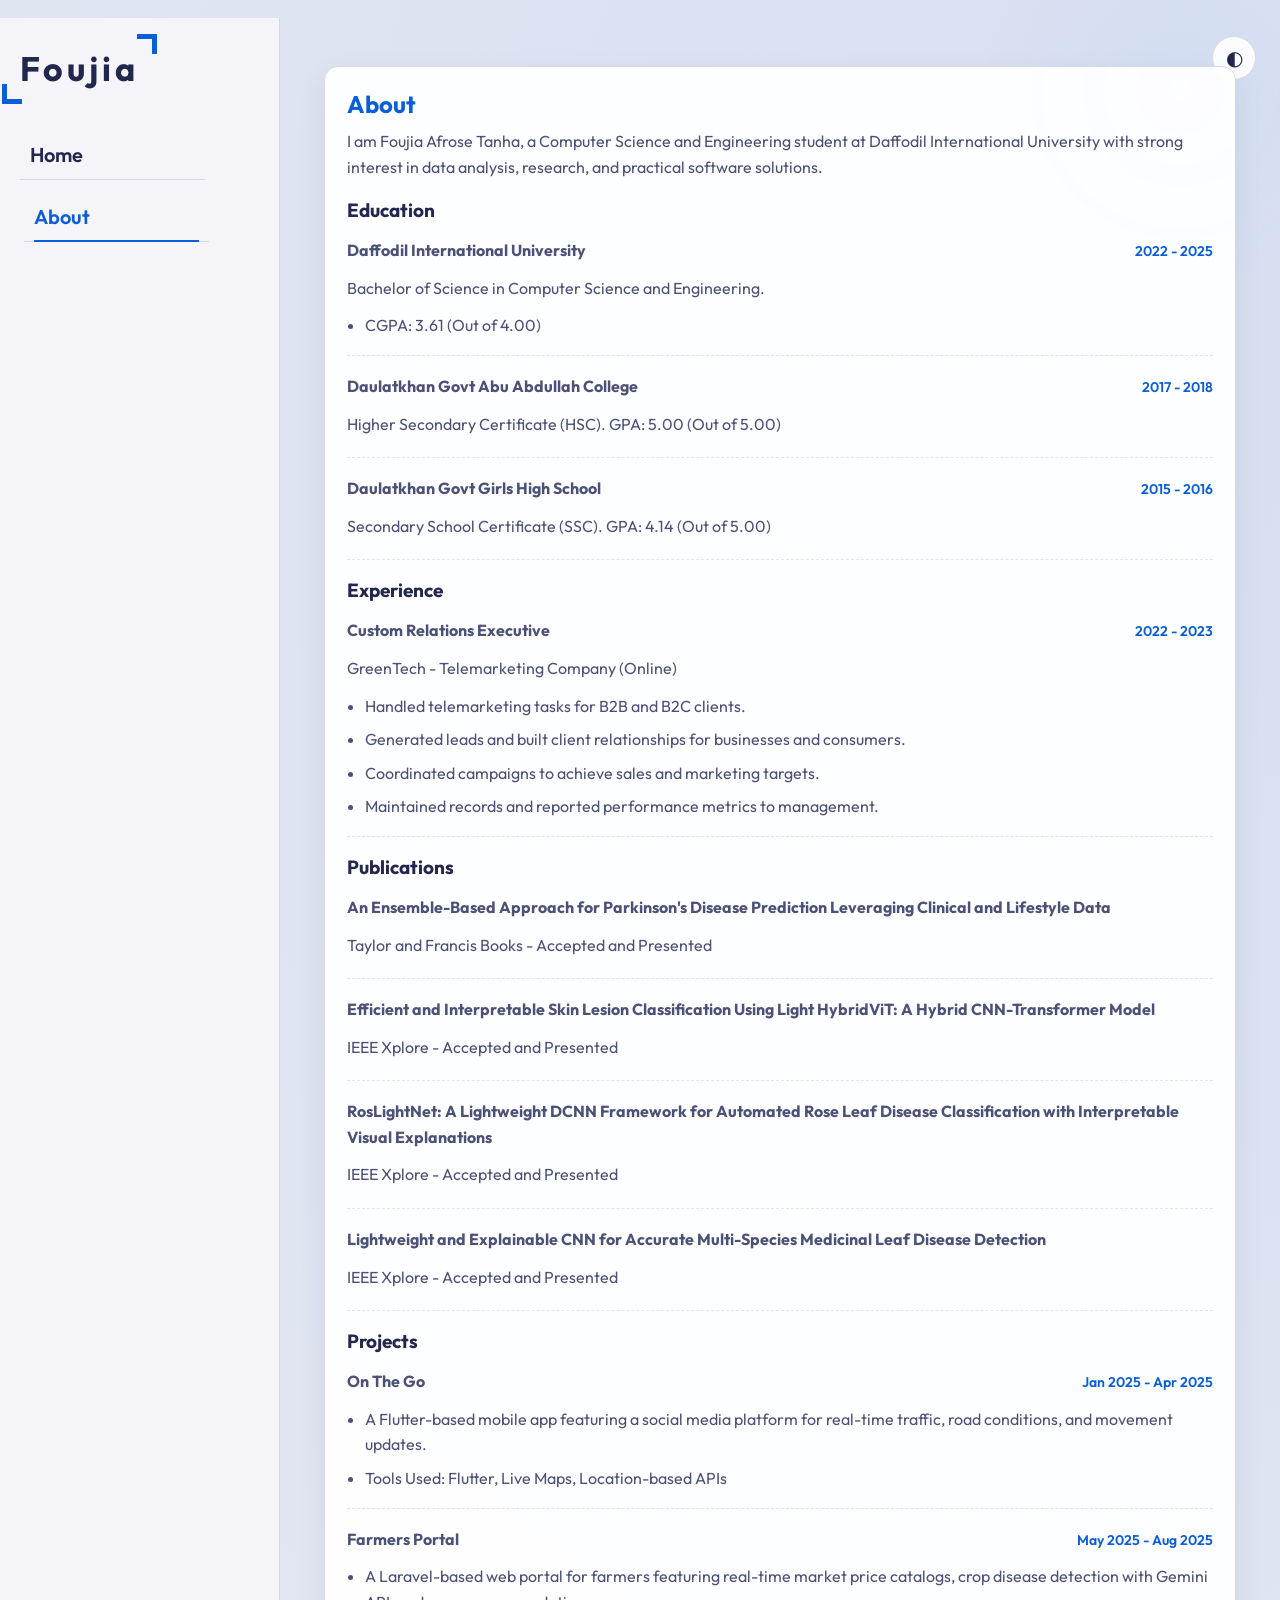
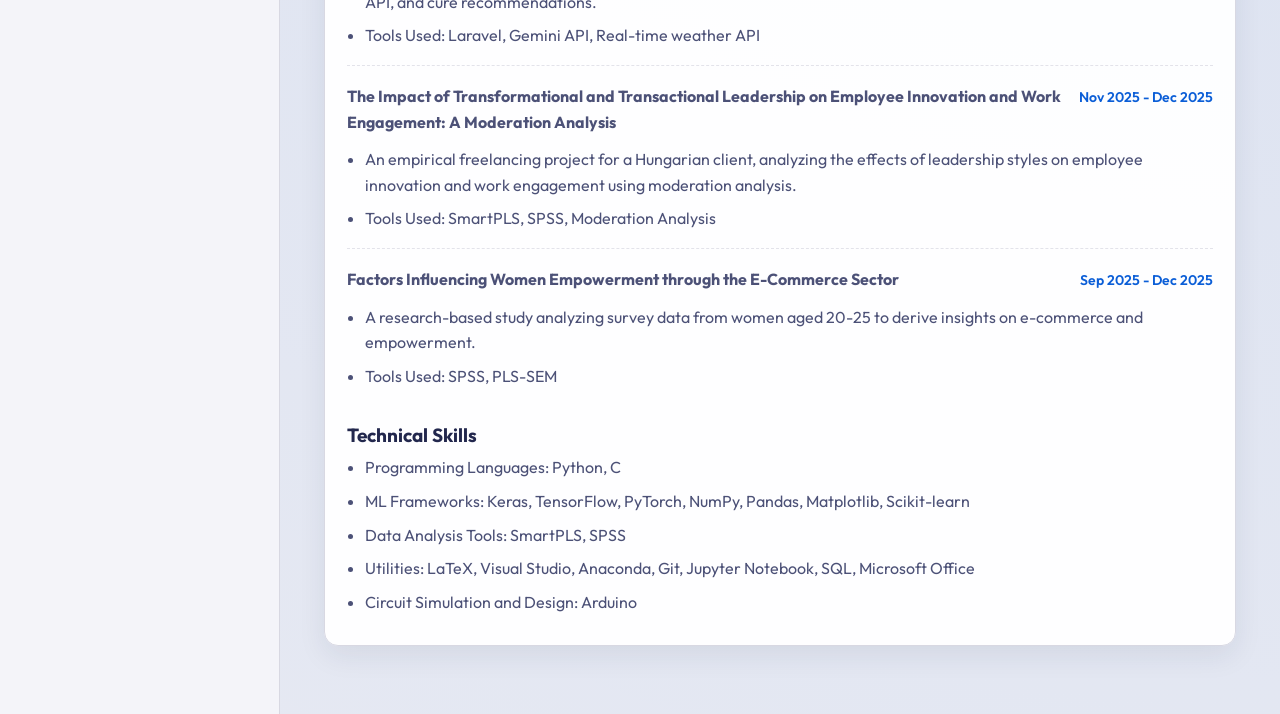
<file: portfolio/about.html>
<!doctype html>
<html lang="en">
<head>
  <meta charset="utf-8">
  <meta name="viewport" content="width=device-width, initial-scale=1">
  <title>About - Foujia Afrose Tanha</title>
  <link rel="preconnect" href="https://fonts.googleapis.com">
  <link rel="preconnect" href="https://fonts.gstatic.com" crossorigin>
  <link href="https://fonts.googleapis.com/css2?family=Outfit:wght@300;400;500;600;700;800&family=Pacifico&display=swap" rel="stylesheet">
  <link rel="stylesheet" href="style.css">
</head>
<body>
  <div class="page-shell" id="about-page">
    <aside class="sidebar reveal">
      <a class="brand" href="index.html#home" aria-label="Home">
        <span class="brand-corner brand-corner-a" aria-hidden="true"></span>
        <span class="brand-text">Foujia</span>
        <span class="brand-corner brand-corner-b" aria-hidden="true"></span>
      </a>

      <nav class="menu" aria-label="Main menu">
        <a class="menu-item" href="index.html#home">Home</a>
        <a class="menu-item active" href="about.html">About</a>
      </nav>
    </aside>

    <main class="hero-area">
      <div class="float-actions reveal delay-1">
        <button class="circle-btn" id="themeToggle" aria-label="Toggle theme">◐</button>
      </div>

      <section class="details-wrap" id="about">
        <div class="details-grid reveal delay-1">
          <article class="info-card info-card-wide">
            <h2>About</h2>
            <p>
              I am Foujia Afrose Tanha, a Computer Science and Engineering student at Daffodil International University
              with strong interest in data analysis, research, and practical software solutions.
            </p>

            <h3>Education</h3>
            <div class="entry">
              <p class="entry-head"><strong>Daffodil International University</strong> <span>2022 - 2025</span></p>
              <p>Bachelor of Science in Computer Science and Engineering.</p>
              <ul>
                <li>CGPA: 3.61 (Out of 4.00)</li>
              </ul>
            </div>

            <div class="entry">
              <p class="entry-head"><strong>Daulatkhan Govt Abu Abdullah College</strong> <span>2017 - 2018</span></p>
              <p>Higher Secondary Certificate (HSC). GPA: 5.00 (Out of 5.00)</p>
            </div>

            <div class="entry">
              <p class="entry-head"><strong>Daulatkhan Govt Girls High School</strong> <span>2015 - 2016</span></p>
              <p>Secondary School Certificate (SSC). GPA: 4.14 (Out of 5.00)</p>
            </div>

            <h3>Experience</h3>
            <div class="entry">
              <p class="entry-head"><strong>Custom Relations Executive</strong> <span>2022 - 2023</span></p>
              <p>GreenTech - Telemarketing Company (Online)</p>
              <ul>
                <li>Handled telemarketing tasks for B2B and B2C clients.</li>
                <li>Generated leads and built client relationships for businesses and consumers.</li>
                <li>Coordinated campaigns to achieve sales and marketing targets.</li>
                <li>Maintained records and reported performance metrics to management.</li>
              </ul>
            </div>

            <h3>Publications</h3>
            <div class="entry">
              <p><strong>An Ensemble-Based Approach for Parkinson's Disease Prediction Leveraging Clinical and Lifestyle Data</strong></p>
              <p>Taylor and Francis Books - Accepted and Presented</p>
            </div>
            <div class="entry">
              <p><strong>Efficient and Interpretable Skin Lesion Classification Using Light HybridViT: A Hybrid CNN-Transformer Model</strong></p>
              <p>IEEE Xplore - Accepted and Presented</p>
            </div>
            <div class="entry">
              <p><strong>RosLightNet: A Lightweight DCNN Framework for Automated Rose Leaf Disease Classification with Interpretable Visual Explanations</strong></p>
              <p>IEEE Xplore - Accepted and Presented</p>
            </div>
            <div class="entry">
              <p><strong>Lightweight and Explainable CNN for Accurate Multi-Species Medicinal Leaf Disease Detection</strong></p>
              <p>IEEE Xplore - Accepted and Presented</p>
            </div>

            <h3>Projects</h3>
            <div class="entry">
              <p class="entry-head"><strong>On The Go</strong> <span>Jan 2025 - Apr 2025</span></p>
              <ul>
                <li>A Flutter-based mobile app featuring a social media platform for real-time traffic, road conditions, and movement updates.</li>
                <li>Tools Used: Flutter, Live Maps, Location-based APIs</li>
              </ul>
            </div>

            <div class="entry">
              <p class="entry-head"><strong>Farmers Portal</strong> <span>May 2025 - Aug 2025</span></p>
              <ul>
                <li>A Laravel-based web portal for farmers featuring real-time market price catalogs, crop disease detection with Gemini API, and cure recommendations.</li>
                <li>Tools Used: Laravel, Gemini API, Real-time weather API</li>
              </ul>
            </div>

            <div class="entry">
              <p class="entry-head"><strong>The Impact of Transformational and Transactional Leadership on Employee Innovation and Work Engagement: A Moderation Analysis</strong> <span>Nov 2025 - Dec 2025</span></p>
              <ul>
                <li>An empirical freelancing project for a Hungarian client, analyzing the effects of leadership styles on employee innovation and work engagement using moderation analysis.</li>
                <li>Tools Used: SmartPLS, SPSS, Moderation Analysis</li>
              </ul>
            </div>

            <div class="entry">
              <p class="entry-head"><strong>Factors Influencing Women Empowerment through the E-Commerce Sector</strong> <span>Sep 2025 - Dec 2025</span></p>
              <ul>
                <li>A research-based study analyzing survey data from women aged 20-25 to derive insights on e-commerce and empowerment.</li>
                <li>Tools Used: SPSS, PLS-SEM</li>
              </ul>
            </div>

            <h3>Technical Skills</h3>
            <ul>
              <li>Programming Languages: Python, C</li>
              <li>ML Frameworks: Keras, TensorFlow, PyTorch, NumPy, Pandas, Matplotlib, Scikit-learn</li>
              <li>Data Analysis Tools: SmartPLS, SPSS</li>
              <li>Utilities: LaTeX, Visual Studio, Anaconda, Git, Jupyter Notebook, SQL, Microsoft Office</li>
              <li>Circuit Simulation and Design: Arduino</li>
            </ul>
          </article>
        </div>
      </section>
    </main>
  </div>

  <script>
    (function () {
      const themeToggle = document.getElementById("themeToggle");
      const root = document.documentElement;

      themeToggle.addEventListener("click", function () {
        const isLight = root.getAttribute("data-theme") === "light";
        root.setAttribute("data-theme", isLight ? "dark" : "light");
      });
    })();
  </script>
</body>
</html>
</file>
<file: portfolio/style.css>
:root {
	--parallax-shift: 0px;
	--bg: #ebecf3;
	--bg-glow: radial-gradient(circle at 75% 12%, rgba(11, 94, 215, 0.09), rgba(11, 94, 215, 0));
	--panel: #f2f2f8;
	--line: #d8d8e2;
	--text: #22274d;
	--muted: #4c5177;
	--accent: #0b5ed7;
	--paper: #ffffff;
	--shadow: 0 18px 42px rgba(28, 35, 76, 0.14);
}

:root[data-theme="dark"] {
	--bg: #181b2a;
	--bg-glow: radial-gradient(circle at 80% 8%, rgba(79, 142, 255, 0.22), rgba(79, 142, 255, 0));
	--panel: #22273a;
	--line: #323954;
	--text: #f1f3ff;
	--muted: #c3c7dd;
	--paper: #11172a;
	--shadow: 0 18px 42px rgba(2, 6, 23, 0.4);
}

* {
	box-sizing: border-box;
}

html,
body {
	margin: 0;
	min-height: 100%;
}

body {
	font-family: "Outfit", "Segoe UI", sans-serif;
	color: var(--text);
	background: var(--bg-glow), var(--bg);
	background-size: 140% 140%, auto;
	animation: pageLoad 0.8s ease both, gradientFlow 14s ease-in-out infinite;
}

.page-shell {
	display: grid;
	grid-template-columns: 280px 1fr;
	min-height: 100vh;
	overflow-x: hidden;
}

.sidebar {
	border-right: 1px solid var(--line);
	background: color-mix(in oklab, var(--panel), white 15%);
	padding: 44px 24px;
	display: flex;
	flex-direction: column;
	justify-content: flex-start;
	gap: 34px;
}

.brand {
	position: relative;
	width: fit-content;
	text-decoration: none;
}

.brand-text {
	color: var(--text);
	letter-spacing: 0.12em;
	font-size: clamp(32px, 3.2vw, 42px);
	font-weight: 700;
	line-height: 1;
	animation: bounceIn 0.75s cubic-bezier(0.2, 0.8, 0.2, 1);
}

.brand-corner {
	position: absolute;
	width: 20px;
	height: 20px;
	border: 0 solid var(--accent);
}

.brand-corner-a {
	left: -18px;
	bottom: -18px;
	border-left-width: 5px;
	border-bottom-width: 5px;
}

.brand-corner-b {
	right: -18px;
	top: -18px;
	border-right-width: 5px;
	border-top-width: 5px;
}

.menu {
	margin-top: 10px;
	display: grid;
	gap: 12px;
	max-width: 185px;
}

.menu-item {
	position: relative;
	padding: 12px 10px;
	text-decoration: none;
	color: var(--text);
	font-size: clamp(20px, 1.5vw, 25px);
	font-weight: 600;
	border-bottom: 1px solid var(--line);
	transition: color 0.25s ease, transform 0.25s ease;
}

.menu-item::after {
	content: "";
	position: absolute;
	left: 10px;
	right: 10px;
	bottom: -1px;
	height: 2px;
	background: var(--accent);
	transform: scaleX(0);
	transform-origin: left;
	transition: transform 0.25s ease;
}

.menu-item:hover,
.menu-item.active {
	color: var(--accent);
	transform: translateX(4px);
}

.menu-item:hover::after,
.menu-item.active::after {
	transform: scaleX(1);
}

.hero-area {
	position: relative;
	padding: 34px 52px;
	display: block;
	overflow: hidden;
}

.hero-area::before {
	content: "";
	position: absolute;
	width: 420px;
	height: 420px;
	right: -110px;
	top: -120px;
	border-radius: 50%;
	background: radial-gradient(circle, color-mix(in oklab, var(--accent), white 72%), transparent 68%);
	filter: blur(4px);
	opacity: 0.24;
	transform: translateY(calc(var(--parallax-shift) * 0.45));
	pointer-events: none;
}

.home-view .hero-content {
	min-height: calc(100vh - 120px);
	align-content: center;
}

.content-view {
	display: none;
	opacity: 0;
	transition: opacity 0.35s ease;
}

.content-view.active {
	display: block;
	opacity: 1;
	animation: viewFade 0.5s ease;
}

.content-view.publications-view.active {
	animation: slideInLeftWhole 0.62s ease both;
}

.about-view {
	padding-top: 6px;
}

.float-actions {
	position: absolute;
	top: 18px;
	right: 24px;
}

.circle-btn {
	width: 44px;
	height: 44px;
	border-radius: 999px;
	border: 1px solid var(--line);
	background: color-mix(in oklab, var(--paper), transparent 8%);
	color: var(--text);
	font-size: 20px;
	cursor: pointer;
	animation: floating 3.4s ease-in-out infinite;
	transition: transform 0.25s ease, box-shadow 0.25s ease;
}

.circle-btn:hover {
	transform: translateY(-3px);
	box-shadow: 0 10px 22px rgba(11, 94, 215, 0.22);
}

.hero-content {
	width: 100%;
	display: grid;
	grid-template-columns: minmax(0, 1fr) 360px;
	gap: 40px;
	align-items: center;
}

.intro {
	margin: 0;
	font-size: clamp(30px, 3vw, 44px);
	font-weight: 700;
}

.script-name {
	font-family: "Pacifico", cursive;
	color: var(--accent);
	font-weight: 400;
	font-size: 0.96em;
}

.title {
	margin: 14px 0 14px;
	font-size: clamp(34px, 3.3vw, 50px);
	line-height: 1.07;
}

.typing {
	color: var(--accent);
	text-shadow: 0 0 0 rgba(11, 94, 215, 0.2);
	animation: textGlow 2.8s ease-in-out infinite;
}

.cursor {
	animation: blink 1s steps(1, end) infinite;
}

.description {
	margin: 0;
	max-width: 860px;
	font-size: clamp(18px, 1.45vw, 24px);
	line-height: 1.56;
	color: var(--muted);
}

.cta {
	display: inline-block;
	margin-top: 28px;
	background: var(--accent);
	color: #fff;
	padding: 14px 30px;
	font-size: clamp(18px, 1.2vw, 24px);
	font-weight: 700;
	border-radius: 100px;
	text-decoration: none;
	transition: transform 0.2s ease, box-shadow 0.2s ease, opacity 0.2s ease;
	animation: pulse 2.6s ease-in-out infinite;
}

.cta:hover {
	transform: translateY(-2px);
	box-shadow: 0 12px 24px rgba(11, 94, 215, 0.28);
}

.hero-photo {
	position: relative;
	justify-self: center;
}

.photo-card {
	width: min(100%, 330px);
	height: 430px;
	border-radius: 10px;
	background: linear-gradient(165deg, #0c1a44, #0a0f22);
	padding: 14px;
	box-shadow: var(--shadow);
	display: grid;
	place-items: center;
	overflow: hidden;
	animation: zoomIn 0.72s ease;
	transform-style: preserve-3d;
	transition: transform 0.3s ease, box-shadow 0.3s ease;
}

.photo-card:hover {
	transform: perspective(900px) rotateX(4deg) rotateY(-5deg) scale(1.02);
	box-shadow: 0 24px 40px rgba(15, 23, 42, 0.2);
}

.photo-card img {
	width: 100%;
	height: 100%;
	object-fit: cover;
	border-radius: 8px;
	transition: transform 0.3s ease;
}

.photo-card:hover img {
	transform: scale(1.05);
}

.photo-card.fallback {
	background: linear-gradient(165deg, #1f2e5f, #090d20);
}

.fallback-text {
	color: rgba(255, 255, 255, 0.85);
	letter-spacing: 0.08em;
	text-transform: uppercase;
	font-size: 18px;
}

.frame-corner {
	position: absolute;
	width: 82px;
	height: 82px;
	border: 0 solid var(--accent);
}

.corner-tl {
	top: -44px;
	left: -48px;
	border-left-width: 10px;
	border-top-width: 10px;
}

.corner-br {
	right: -46px;
	bottom: -44px;
	border-right-width: 10px;
	border-bottom-width: 10px;
}

.details-wrap {
	padding: 18px 10px 56px;
}

.details-grid {
	max-width: 1220px;
	margin: 0 auto;
	display: grid;
	grid-template-columns: 1fr;
	gap: 18px;
}

.about-segments {
	max-width: 1220px;
	margin: 0 auto;
	display: grid;
	grid-template-columns: repeat(2, minmax(0, 1fr));
	grid-auto-flow: row dense;
	gap: 20px;
}

.project-grid {
	display: grid;
	grid-template-columns: repeat(2, minmax(0, 1fr));
	gap: 18px;
	margin-top: 10px;
}

.project-card {
	perspective: 1200px;
	height: 360px;
	background: color-mix(in oklab, var(--paper), transparent 4%);
	border: 1px solid var(--line);
	border-radius: 14px;
	overflow: hidden;
	box-shadow: 0 10px 24px rgba(15, 23, 42, 0.1);
	transition: box-shadow 0.25s ease, border-color 0.25s ease, transform 0.25s ease;
	position: relative;
}

.project-card::after {
	content: "";
	position: absolute;
	inset: 0;
	border-radius: inherit;
	box-shadow: 0 0 0 0 color-mix(in oklab, var(--accent), white 62%);
	opacity: 0;
	transition: opacity 0.25s ease, box-shadow 0.25s ease;
	pointer-events: none;
}

.project-card:hover {
	transform: translateY(-6px);
	border-color: color-mix(in oklab, var(--accent), white 60%);
	box-shadow: 0 20px 34px rgba(15, 23, 42, 0.16), 0 0 0 2px color-mix(in oklab, var(--accent), white 74%);
}

.project-card:hover::after {
	opacity: 1;
	box-shadow: 0 0 0 2px color-mix(in oklab, var(--accent), white 72%), 0 0 26px rgba(11, 94, 215, 0.28);
}

.project-card-inner {
	position: relative;
	width: 100%;
	height: 100%;
	transform-style: preserve-3d;
	transition: transform 0.75s ease;
}

.project-card:hover .project-card-inner {
	transform: rotateY(180deg);
}

.project-face {
	position: absolute;
	inset: 0;
	backface-visibility: hidden;
	display: flex;
	flex-direction: column;
	background: color-mix(in oklab, var(--paper), transparent 4%);
}

.project-front {
	justify-content: space-between;
}

.project-back {
	transform: rotateY(180deg);
	padding: 18px;
	justify-content: center;
	gap: 8px;
}

.project-media {
	height: 255px;
	background: linear-gradient(145deg, #dbe6fb, #c9d9f7);
	display: grid;
	place-items: center;
	position: relative;
	overflow: hidden;
}

.project-icon {
	width: 88px;
	height: 88px;
	display: grid;
	place-items: center;
	border-radius: 999px;
	background: color-mix(in oklab, var(--accent), white 84%);
	color: color-mix(in oklab, var(--accent), #0f172a 15%);
	font-size: 38px;
	box-shadow: 0 12px 24px rgba(11, 94, 215, 0.2);
	transition: transform 0.35s ease, box-shadow 0.35s ease, opacity 0.35s ease;
	animation: floating 4s ease-in-out infinite;
}

.project-card:hover .project-icon {
	transform: translateY(-4px) scale(1.06);
	box-shadow: 0 16px 28px rgba(11, 94, 215, 0.28);
}

.project-front-title {
	margin: 0;
	padding: 14px 16px 18px;
	font-size: 24px;
	font-weight: 700;
	color: var(--text);
}

.project-body {
	padding: 14px 16px 16px;
	display: grid;
	gap: 6px;
}

.project-title {
	margin: 0;
	font-size: 24px;
	font-weight: 700;
	color: var(--text);
}

.project-date {
	margin: 0;
	font-size: 14px;
	font-weight: 700;
	color: var(--accent);
	text-transform: uppercase;
	letter-spacing: 0.02em;
}

.project-text,
.project-tools {
	margin: 0;
	font-size: 16px;
	line-height: 1.5;
	color: var(--muted);
}

.segment-half {
	grid-column: span 1;
}

.segment-full {
	grid-column: 1 / -1;
}

.info-card {
	position: relative;
	overflow: hidden;
	background: color-mix(in oklab, var(--paper), transparent 6%);
	border: 1px solid var(--line);
	border-radius: 14px;
	padding: 22px;
	box-shadow: 0 10px 28px rgba(30, 41, 59, 0.08);
	transition: transform 0.25s ease, box-shadow 0.25s ease, border-color 0.25s ease, opacity 0.35s ease;
}

.info-card::after {
	content: "";
	position: absolute;
	inset: 0;
	border-radius: inherit;
	box-shadow: 0 0 0 0 color-mix(in oklab, var(--accent), white 65%);
	opacity: 0;
	transition: opacity 0.25s ease, box-shadow 0.25s ease;
	pointer-events: none;
}

.info-card::before {
	content: "";
	position: absolute;
	inset: 0 auto 0 -120%;
	width: 70%;
	background: linear-gradient(90deg, transparent, color-mix(in oklab, var(--accent), white 78%), transparent);
	opacity: 0;
	transition: transform 0.65s ease, opacity 0.25s ease;
	pointer-events: none;
}

.about-segments .info-card:hover {
	transform: translateY(-6px);
	border-color: color-mix(in oklab, var(--accent), white 60%);
	box-shadow: 0 16px 34px rgba(30, 41, 59, 0.15), 0 0 0 2px color-mix(in oklab, var(--accent), white 76%);
}

.about-segments .info-card:hover::after {
	opacity: 1;
	box-shadow: 0 0 0 2px color-mix(in oklab, var(--accent), white 72%), 0 0 24px rgba(11, 94, 215, 0.24);
}

.about-segments .info-card:hover::before {
	opacity: 0.5;
	transform: translateX(260%);
}

.about-segments .info-card:hover h2 {
	letter-spacing: 0.01em;
}

.about-segments .info-card .entry,
.about-segments .info-card li,
.about-segments .info-card p {
	transition: transform 0.25s ease, color 0.25s ease;
}

.about-segments .info-card:hover .entry {
	transform: translateX(3px);
}

.about-segments .info-card:hover li {
	transform: translateX(2px);
}

.info-card h2 {
	margin: 0 0 10px;
	font-size: 24px;
	color: var(--accent);
}

.info-card h3 {
	margin: 18px 0 8px;
	font-size: 19px;
	color: var(--text);
}

.publication-card {
	min-height: 230px;
	display: flex;
	flex-direction: column;
	justify-content: flex-start;
	gap: 8px;
}

.publication-card .pub-venue {
	color: var(--accent);
	font-weight: 600;
	margin-bottom: 6px;
}

.publication-card .pub-status {
	display: inline-block;
	width: fit-content;
	padding: 5px 10px;
	border-radius: 999px;
	font-size: 13px;
	font-weight: 700;
	letter-spacing: 0.02em;
	background: color-mix(in oklab, var(--accent), white 82%);
	color: color-mix(in oklab, var(--accent), #0f172a 20%);
}

.entry {
	padding: 8px 0;
	border-bottom: 1px dashed color-mix(in oklab, var(--line), transparent 30%);
	margin-bottom: 10px;
}

.entry:last-of-type {
	border-bottom: 0;
}

.entry-head {
	display: flex;
	justify-content: space-between;
	gap: 12px;
	align-items: baseline;
}

.entry-head span {
	font-size: 14px;
	font-weight: 600;
	color: var(--accent);
	white-space: nowrap;
}

.info-card p {
	margin: 0 0 12px;
	font-size: 16px;
	line-height: 1.6;
	color: var(--muted);
}

.edu-media {
	height: 170px;
	border-radius: 10px;
	margin-bottom: 14px;
	background: linear-gradient(145deg, #dbe6fb, #c9d9f7);
	border: 1px solid color-mix(in oklab, var(--accent), white 70%);
	overflow: hidden;
	position: relative;
}

.edu-media img {
	width: 100%;
	height: 100%;
	object-fit: cover;
	display: block;
}

.edu-fallback {
	display: none;
	place-items: center;
	height: 100%;
	font-size: 14px;
	font-weight: 600;
	color: color-mix(in oklab, var(--accent), #0f172a 45%);
	text-align: center;
	padding: 12px;
}

.extra-media {
	height: 150px;
	border-radius: 10px;
	margin-bottom: 14px;
	background: linear-gradient(145deg, #dbe6fb, #c9d9f7);
	border: 1px solid color-mix(in oklab, var(--accent), white 70%);
	overflow: hidden;
	position: relative;
}

.extra-media-wide {
	height: 180px;
}

.extra-media img {
	width: 100%;
	height: 100%;
	object-fit: cover;
	display: block;
	transition: transform 0.35s ease;
}

.info-card:hover .extra-media img {
	transform: scale(1.04);
}

.exp-layout {
	display: grid;
	grid-template-columns: 1fr;
	gap: 18px;
	align-items: start;
}

.exp-content {
	display: grid;
	gap: 12px;
}

.exp-content .exp-detail {
	padding: 14px 14px 12px;
	border-radius: 12px;
	border: 1px solid color-mix(in oklab, var(--accent), white 70%);
	background: color-mix(in oklab, var(--paper), var(--accent) 4%);
	box-shadow: 0 8px 16px rgba(15, 23, 42, 0.06);
	transition: transform 0.25s ease, box-shadow 0.25s ease, border-color 0.25s ease, background-color 0.25s ease;
}

.exp-content .exp-detail h3 {
	margin-top: 2px;
	color: color-mix(in oklab, var(--accent), #0f172a 30%);
	letter-spacing: 0.01em;
}

.exp-content .exp-detail ul {
	padding-left: 20px;
}

.exp-content .exp-detail li {
	color: color-mix(in oklab, var(--text), #0f172a 12%);
	line-height: 1.7;
}

.exp-content .exp-detail:hover {
	transform: translateY(-4px);
	border-color: color-mix(in oklab, var(--accent), white 55%);
	background: color-mix(in oklab, var(--paper), var(--accent) 8%);
	box-shadow: 0 14px 24px rgba(15, 23, 42, 0.12), 0 0 0 2px color-mix(in oklab, var(--accent), white 78%);
}

.exp-content .key-responsibilities {
	background: linear-gradient(140deg, color-mix(in oklab, var(--paper), var(--accent) 10%), color-mix(in oklab, var(--paper), var(--accent) 3%));
}

.exp-content .tools-workflow {
	background: linear-gradient(140deg, color-mix(in oklab, var(--paper), var(--accent) 12%), color-mix(in oklab, var(--paper), var(--accent) 4%));
}

.exp-content .tools-workflow li,
.exp-content .key-responsibilities li {
	font-weight: 500;
}

.exp-highlights {
	display: flex;
	flex-wrap: wrap;
	gap: 8px;
}

.exp-chip {
	display: inline-block;
	padding: 6px 11px;
	border-radius: 999px;
	font-size: 13px;
	font-weight: 600;
	color: color-mix(in oklab, var(--accent), #0f172a 35%);
	background: color-mix(in oklab, var(--accent), white 84%);
	border: 1px solid color-mix(in oklab, var(--accent), white 65%);
	animation: chipPulse 2.6s ease-in-out infinite;
}

.exp-chip:nth-child(2) { animation-delay: 0.2s; }
.exp-chip:nth-child(3) { animation-delay: 0.4s; }
.exp-chip:nth-child(4) { animation-delay: 0.6s; }
.exp-chip:nth-child(5) { animation-delay: 0.8s; }

.info-card ul {
	margin: 0;
	padding-left: 18px;
	color: var(--muted);
	line-height: 1.6;
}

.info-card li {
	margin-bottom: 8px;
}

.tech-category-list {
	display: grid;
	grid-template-columns: repeat(2, minmax(0, 1fr));
	gap: 14px;
	margin-top: 8px;
}

.tech-category {
	padding: 14px 16px;
	border-radius: 12px;
	border: 1px solid color-mix(in oklab, var(--accent), white 70%);
	background: color-mix(in oklab, var(--paper), var(--accent) 5%);
	box-shadow: 0 8px 16px rgba(15, 23, 42, 0.07);
	transition: transform 0.22s ease, box-shadow 0.22s ease, border-color 0.22s ease;
}

.tech-category:hover {
	transform: translateY(-4px);
	border-color: color-mix(in oklab, var(--accent), white 52%);
	box-shadow: 0 14px 24px rgba(15, 23, 42, 0.12), 0 0 0 2px color-mix(in oklab, var(--accent), white 78%);
}

.tech-category h3 {
	margin: 0 0 6px;
	font-size: clamp(18px, 1.3vw, 24px);
	color: color-mix(in oklab, var(--accent), #0f172a 28%);
}

.tech-category p {
	margin: 0;
	font-size: clamp(15px, 1.05vw, 18px);
	line-height: 1.6;
	color: color-mix(in oklab, var(--text), #0f172a 12%);
}

.tech-skill-list {
	display: grid;
	gap: 18px;
	margin-top: 4px;
}

.skill-row {
	padding: 10px 0 4px;
	border-bottom: 1px solid color-mix(in oklab, var(--line), transparent 26%);
	transition: transform 0.22s ease;
}

.skill-row:last-child {
	border-bottom: 0;
}

.skill-row:hover {
	transform: translateX(4px);
}

.skill-head {
	display: flex;
	justify-content: space-between;
	align-items: baseline;
	gap: 10px;
	margin-bottom: 10px;
}

.skill-head h3 {
	margin: 0;
	font-size: clamp(21px, 1.6vw, 32px);
	font-weight: 700;
	color: color-mix(in oklab, var(--text), #0f172a 16%);
}

.skill-head span {
	font-size: clamp(22px, 1.7vw, 34px);
	font-weight: 700;
	color: color-mix(in oklab, var(--text), #0f172a 8%);
}

.skill-track {
	height: 10px;
	border-radius: 999px;
	background: color-mix(in oklab, var(--line), white 18%);
	overflow: hidden;
}

.skill-fill {
	display: block;
	height: 100%;
	width: var(--level);
	border-radius: inherit;
	background: linear-gradient(90deg, color-mix(in oklab, var(--accent), #0f172a 20%), var(--accent));
	animation: skillFill 0.85s ease;
}

.info-card-wide {
	max-width: 980px;
	margin: 0 auto;
}

.contact-layout {
	max-width: 1220px;
	margin: 0 auto;
	display: grid;
	gap: 26px;
}

.contact-head {
	text-align: center;
}

.contact-head h2 {
	margin: 0;
	font-size: clamp(34px, 3vw, 46px);
	color: var(--text);
}

.contact-sub {
	margin: 12px 0 0;
	font-size: clamp(28px, 2.2vw, 42px);
	font-weight: 800;
	color: var(--accent);
}

.contact-mini {
	margin: 8px 0 0;
	text-transform: uppercase;
	font-weight: 700;
	letter-spacing: 0.03em;
	color: color-mix(in oklab, var(--text), #0f172a 20%);
}

.contact-points {
	display: grid;
	grid-template-columns: repeat(4, minmax(0, 1fr));
	gap: 14px;
}

.contact-point {
	background: color-mix(in oklab, var(--paper), transparent 6%);
	border: 1px solid var(--line);
	border-radius: 14px;
	padding: 18px;
	text-align: center;
	box-shadow: 0 8px 20px rgba(15, 23, 42, 0.08);
	transition: transform 0.25s ease, box-shadow 0.25s ease, border-color 0.25s ease, opacity 0.35s ease;
}

.contact-icon {
	display: inline-grid;
	place-items: center;
	width: 46px;
	height: 46px;
	margin-bottom: 10px;
	border-radius: 999px;
	background: color-mix(in oklab, var(--accent), white 82%);
	color: var(--accent);
	font-size: 20px;
	animation: rotateIn 0.65s ease both;
}

.contact-point:hover {
	transform: translateY(-6px);
	box-shadow: 0 16px 28px rgba(15, 23, 42, 0.14), 0 0 0 2px color-mix(in oklab, var(--accent), white 76%);
	border-color: color-mix(in oklab, var(--accent), white 60%);
}

.contact-point h3 {
	margin: 0 0 8px;
	font-size: 30px;
	color: var(--text);
}

.contact-point p,
.contact-point a {
	margin: 0;
	font-size: 26px;
	color: var(--muted);
	text-decoration: none;
}

.contact-form-wrap {
	display: grid;
	gap: 10px;
}

.contact-form-title {
	margin: 0;
	text-align: center;
	font-size: clamp(28px, 2.1vw, 40px);
	font-weight: 800;
	color: var(--accent);
	text-transform: uppercase;
}

.contact-form-title i {
	margin-right: 8px;
}

.contact-form {
	display: grid;
	grid-template-columns: repeat(2, minmax(0, 1fr));
	gap: 12px;
	margin-top: 10px;
}

.contact-form input,
.contact-form textarea {
	width: 100%;
	border-radius: 30px;
	border: 1px solid var(--line);
	background: color-mix(in oklab, var(--paper), transparent 8%);
	padding: 16px 20px;
	font: inherit;
	font-size: 24px;
	color: var(--text);
	outline: none;
	transition: border-color 0.2s ease, box-shadow 0.2s ease;
}

.contact-form textarea {
	border-radius: 22px;
	resize: vertical;
	min-height: 160px;
}

.contact-form input:focus,
.contact-form textarea:focus {
	border-color: color-mix(in oklab, var(--accent), white 40%);
	box-shadow: 0 0 0 3px color-mix(in oklab, var(--accent), white 82%);
}

.contact-form .full {
	grid-column: 1 / -1;
}

.contact-submit {
	justify-self: start;
	margin-top: 6px;
	border: 0;
	border-radius: 999px;
	background: var(--accent);
	color: #fff;
	font: inherit;
	font-size: 24px;
	font-weight: 700;
	padding: 14px 30px;
	cursor: pointer;
	transition: transform 0.2s ease, box-shadow 0.2s ease, opacity 0.2s ease;
	animation: pulse 2.8s ease-in-out infinite;
}

.contact-submit:hover {
	transform: translateY(-2px) scale(1.03);
	box-shadow: 0 12px 22px rgba(11, 94, 215, 0.25);
}

.reveal {
	opacity: 0;
	transform: translateY(18px);
	animation: fadeIn 0.9s ease forwards;
}

.scroll-reveal {
	opacity: 0;
	transform: translateY(22px) scale(0.98);
	transition: opacity 0.55s ease, transform 0.55s ease;
}

.scroll-reveal.is-visible {
	opacity: 1;
	transform: translateY(0) scale(1);
	animation: scaleUpIn 0.5s ease both;
}

.view-animate .about-segments .info-card,
.view-animate .hero-text,
.view-animate .hero-photo {
	opacity: 0;
	transform: translateY(16px);
	animation: slideInUp 0.55s ease forwards;
}

.view-animate .project-grid .project-card,
.view-animate .contact-point,
.view-animate .contact-form-wrap,
.view-animate .exp-content .entry,
.view-animate .exp-highlights {
	opacity: 0;
	transform: translateY(14px);
	animation: slideInUp 0.55s ease forwards;
}

.view-animate .about-segments .info-card {
	animation-delay: calc(var(--card-order, 0) * 0.06s + 0.04s);
}

.view-animate .project-grid .project-card,
.view-animate .contact-point,
.view-animate .exp-content .entry {
	animation-delay: calc(var(--card-order, 0) * 0.06s + 0.04s);
}

.view-animate .exp-highlights {
	animation-delay: 0.26s;
}

.view-animate .contact-form-wrap {
	animation-delay: 0.3s;
}

.view-animate .hero-text { animation-delay: 0.04s; }
.view-animate .hero-photo { animation-delay: 0.14s; }

.view-animate.publications-view .publication-card {
	opacity: 0;
	transform: translateX(-22px);
	animation: slideInLeft 0.55s ease forwards;
	animation-delay: calc(var(--card-order, 0) * 0.08s + 0.05s);
}

.view-animate.publications-view .about-segments {
	opacity: 0;
	transform: translateX(-20px);
	animation: slideInLeft 0.45s ease forwards;
}

.view-animate.publications-view .publication-card h2,
.view-animate.publications-view .publication-card p {
	opacity: 0;
	transform: translateX(-14px);
	animation: slideInLeft 0.45s ease forwards;
}

.view-animate.publications-view .publication-card h2 {
	animation-delay: calc(var(--card-order, 0) * 0.08s + 0.12s);
}

.view-animate.publications-view .publication-card p:nth-of-type(1) {
	animation-delay: calc(var(--card-order, 0) * 0.08s + 0.2s);
}

.view-animate.publications-view .publication-card p:nth-of-type(2) {
	animation-delay: calc(var(--card-order, 0) * 0.08s + 0.28s);
}

.view-animate.publications-view .publication-card p:nth-of-type(3) {
	animation-delay: calc(var(--card-order, 0) * 0.08s + 0.35s);
}

.publications-view .publication-card.scroll-reveal {
	transform: translateX(-22px) scale(0.98);
}

.publications-view .publication-card.scroll-reveal.is-visible {
	transform: translateX(0) scale(1);
	animation: scaleUpInLeft 0.5s ease both;
}

.delay-1 {
	animation-delay: 0.2s;
}

.delay-2 {
	animation-delay: 0.45s;
}

@keyframes fadeIn {
	from {
		opacity: 0;
	}
	to {
		opacity: 1;
	}
}

@keyframes pageLoad {
	from {
		opacity: 0;
		transform: translateY(6px);
	}
	to {
		opacity: 1;
		transform: translateY(0);
	}
}

@keyframes gradientFlow {
	0% {
		background-position: 0% 0%, 0 0;
	}
	50% {
		background-position: 100% 35%, 0 0;
	}
	100% {
		background-position: 0% 0%, 0 0;
	}
}

@keyframes blink {
	50% {
		opacity: 0;
	}
}


@keyframes zoomIn {
	from {
		opacity: 0;
		transform: scale(0.92);
	}
	to {
		opacity: 1;
		transform: scale(1);
	}
}


@keyframes slideInUp {
	from {
		opacity: 0;
		transform: translateY(18px);
	}
	to {
		opacity: 1;
		transform: translateY(0);
	}
}

@keyframes slideInLeft {
	from {
		opacity: 0;
		transform: translateX(-22px);
	}
	to {
		opacity: 1;
		transform: translateX(0);
	}
}

@keyframes slideInLeftWhole {
	from {
		opacity: 0;
		transform: translateX(-28px);
	}
	to {
		opacity: 1;
		transform: translateX(0);
	}
}

@keyframes rotateIn {
	from {
		opacity: 0;
		transform: rotate(-14deg) scale(0.88);
	}
	to {
		opacity: 1;
		transform: rotate(0deg) scale(1);
	}
}

@keyframes scaleUpIn {
	from {
		opacity: 0;
		transform: translateY(12px) scale(0.94);
	}
	to {
		opacity: 1;
		transform: translateY(0) scale(1);
	}
}

@keyframes scaleUpInLeft {
	from {
		opacity: 0;
		transform: translateX(-12px) scale(0.94);
	}
	to {
		opacity: 1;
		transform: translateX(0) scale(1);
	}
}

@keyframes viewFade {
	from {
		opacity: 0;
		transform: translateY(8px);
	}
	to {
		opacity: 1;
		transform: translateY(0);
	}
}

@keyframes chipPulse {
	0%, 100% { transform: translateY(0); }
	50% { transform: translateY(-2px); }
}

@keyframes floating {
	0%, 100% { transform: translateY(0); }
	50% { transform: translateY(-5px); }
}

@keyframes textGlow {
	0%, 100% {
		text-shadow: 0 0 0 rgba(11, 94, 215, 0.2);
	}
	50% {
		text-shadow: 0 0 14px rgba(11, 94, 215, 0.38);
	}
}

@keyframes pulse {
	0%, 100% {
		box-shadow: 0 0 0 0 rgba(11, 94, 215, 0.24);
	}
	50% {
		box-shadow: 0 0 0 10px rgba(11, 94, 215, 0);
	}
}

@keyframes skillFill {
	from {
		width: 0;
	}
	to {
		width: var(--level);
	}
}

@keyframes bounceIn {
	0% {
		opacity: 0;
		transform: scale(0.7) translateY(8px);
	}
	60% {
		opacity: 1;
		transform: scale(1.08) translateY(-3px);
	}
	100% {
		transform: scale(1) translateY(0);
	}
}

@keyframes breathe {
	0%, 100% { opacity: 0.4; }
	50% { opacity: 0.75; }
}

@media (max-width: 1300px) {
	.sidebar {
		padding: 34px 20px;
	}

	.brand-text {
		font-size: 34px;
	}

	.menu-item {
		font-size: 20px;
	}

	.hero-area {
		padding: 30px 34px;
	}

	.about-segments {
		grid-template-columns: 1fr;
	}

	.project-grid {
		grid-template-columns: 1fr;
	}

	.project-card {
		height: 340px;
	}

	.contact-points {
		grid-template-columns: repeat(2, minmax(0, 1fr));
	}

	.segment-full,
	.segment-half {
		grid-column: auto;
	}

}


@media (max-width: 980px) {
	.page-shell {
		grid-template-columns: 1fr;
	}

	.sidebar {
		border-right: 0;
		border-bottom: 1px solid var(--line);
		padding: 20px;
	}

	.menu {
		margin-top: 26px;
		max-width: none;
		grid-template-columns: repeat(2, minmax(120px, 1fr));
		gap: 8px;
	}

	.menu-item {
		font-size: 18px;
		border: 1px solid var(--line);
		border-radius: 9px;
		text-align: center;
		padding: 10px;
	}

	.hero-area {
		padding: 24px 18px 40px;
	}

	.home-view .hero-content {
		min-height: auto;
	}

	.hero-content {
		grid-template-columns: 1fr;
		gap: 34px;
	}

	.intro {
		font-size: 28px;
	}

	.title {
		font-size: 32px;
	}

	.description {
		font-size: 18px;
	}

	.cta {
		font-size: 18px;
		padding: 13px 25px;
	}

	.photo-card {
		width: min(88vw, 330px);
		height: min(120vw, 430px);
	}

	.corner-tl {
		top: -16px;
		left: -10px;
	}

	.corner-br {
		bottom: -15px;
		right: -10px;
	}

	.details-wrap {
		padding: 18px 10px 42px;
	}

	.info-card {
		padding: 16px;
	}

	.info-card h2 {
		font-size: 20px;
	}

	.entry-head {
		flex-direction: column;
		align-items: flex-start;
		gap: 4px;
	}

	.contact-points {
		grid-template-columns: 1fr;
	}

	.contact-form {
		grid-template-columns: 1fr;
	}

	.contact-form .full {
		grid-column: auto;
	}

	.tech-category-list {
		grid-template-columns: 1fr;
	}

	.exp-layout {
		grid-template-columns: 1fr;
	}
}

a:focus-visible,
button:focus-visible {
	outline: 3px solid color-mix(in oklab, var(--accent), white 35%);
	outline-offset: 2px;
}

@media (prefers-reduced-motion: reduce) {
	*,
	*::before,
	*::after {
		animation: none !important;
		transition: none !important;
	}
}
</file>
